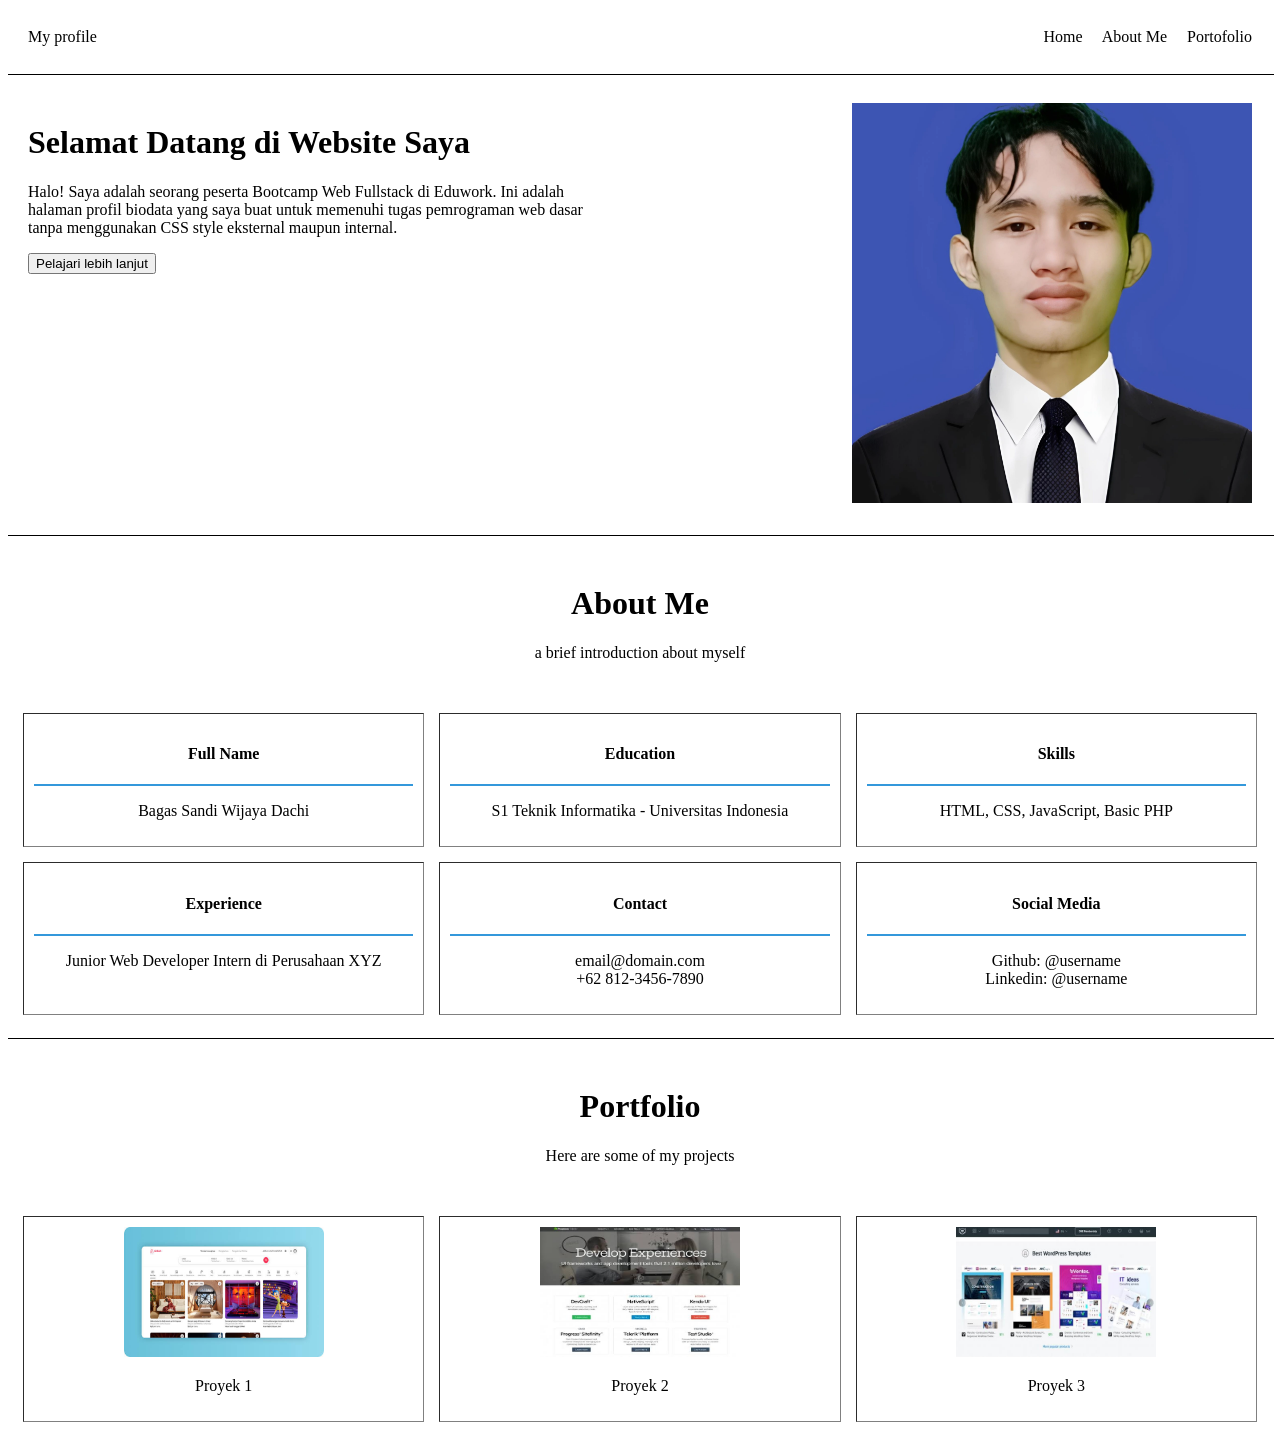
<file: Sesi 1/index.html>
<!doctype html>
<html lang="en">
  <head>
    <meta charset="UTF-8" />
    <meta name="viewport" content="width=device-width, initial-scale=1.0" />
    <title>Tugas Halaman Profil Biodata</title>
  </head>
  <body>
    <table
      width="900"
      align="center"
      border="0"
      cellspacing="0"
      cellpadding="0"
    >
      <tr>
        <!-- Navbar -->
        <table width="100%" border="0" cellspacing="0" cellpadding="20">
          <tr>
            <td align="left">
              <a href="#home" style="text-decoration: none; color: inherit"
                >My profile</a
              >
            </td>
            <td align="right">
              <a href="#home" style="text-decoration: none; color: inherit"
                >Home</a
              >&nbsp;&nbsp;&nbsp;&nbsp;
              <a href="#about" style="text-decoration: none; color: inherit"
                >About Me</a
              >&nbsp;&nbsp;&nbsp;&nbsp;
              <a href="#portfolio" style="text-decoration: none; color: inherit"
                >Portofolio</a
              >
            </td>
          </tr>
        </table>

        <!-- Profile -->
        <hr color="black" size="1" width="100%" />
        <table width="100%" border="0" cellspacing="0" cellpadding="20">
          <tr>
            <td width="50%" align="left" valign="top">
              <h1>Selamat Datang di Website Saya</h1>
              <p>
                Halo! Saya adalah seorang peserta Bootcamp Web Fullstack di
                Eduwork. Ini adalah halaman profil biodata yang saya buat untuk
                memenuhi tugas pemrograman web dasar tanpa menggunakan CSS style
                eksternal maupun internal.
              </p>
              <button>
                <a href="#about" style="text-decoration: none; color: inherit"
                  >Pelajari lebih lanjut</a
                >
              </button>
            </td>
            <td width="50%" align="right" valign="middle">
              <img
                src="Profil.webp"
                alt="Profile Picture"
                width="400"
                alt="Profile Picture"
              />
            </td>
          </tr>
        </table>

        <!-- About Me -->
        <hr color="black" size="1" width="100%" />
        <table width="100%" border="0" cellspacing="0" cellpadding="20">
          <tr id="about">
            <td width="100%" align="center" valign="top">
              <h1>About Me</h1>
              <p>a brief introduction about myself</p>
            </td>
          </tr>
        </table>
        <table
          width="100%"
          border="1"
          frame="void"
          cellspacing="15"
          cellpadding="10"
        >
          <tr>
            <td width="33.33%" align="center" valign="top">
              <h4><b>Full Name</b></h4>
              <hr color="#3498db" size="2" />
              <p>Bagas Sandi Wijaya Dachi</p>
            </td>
            <td width="33.33%" align="center" valign="top">
              <h4><b>Education</b></h4>
              <hr color="#3498db" size="2" />
              <p>S1 Teknik Informatika - Universitas Indonesia</p>
            </td>
            <td width="33.33%" align="center" valign="top">
              <h4><b>Skills</b></h4>
              <hr color="#3498db" size="2" />
              <p>HTML, CSS, JavaScript, Basic PHP</p>
            </td>
          </tr>
          <tr>
            <td width="33.33%" align="center" valign="top">
              <h4><b>Experience</b></h4>
              <hr color="#3498db" size="2" />
              <p>Junior Web Developer Intern di Perusahaan XYZ</p>
            </td>
            <td width="33.33%" align="center" valign="top">
              <h4><b>Contact</b></h4>
              <hr color="#3498db" size="2" />
              <p>email@domain.com<br />+62 812-3456-7890</p>
            </td>
            <td width="33.33%" align="center" valign="top">
              <h4><b>Social Media</b></h4>
              <hr color="#3498db" size="2" />
              <p>Github: @username<br />Linkedin: @username</p>
            </td>
          </tr>
        </table>

        <!-- Portfolio -->
        <hr color="black" size="1" width="100%" />
        <table width="100%" border="0" cellspacing="0" cellpadding="20">
          <tr>
            <td width="100%" align="center" valign="top">
              <h1>Portfolio</h1>
              <p>Here are some of my projects</p>
            </td>
          </tr>
        </table>

        <table
          width="100%"
          border="1"
          frame="void"
          cellspacing="15"
          cellpadding="10"
        >
          <tr id="portfolio">
            <td width="33.33%" align="center" valign="top">
              <img
                src="Project 1.jpg"
                width="200"
                height="130"
                alt="Proyek 1"
              />
              <p>Proyek 1</p>
            </td>
            <td width="33.33%" align="center" valign="top">
              <img
                src="Project 2.jpg"
                width="200"
                height="130"
                alt="Proyek 2"
              />
              <p>Proyek 2</p>
            </td>
            <td width="33.33%" align="center" valign="top">
              <img
                src="Project 3.jpg"
                width="200"
                height="130"
                alt="Proyek 3"
              />
              <p>Proyek 3</p>
            </td>
          </tr>
        </table>
      </tr>
    </table>
  </body>
</html>
</file>
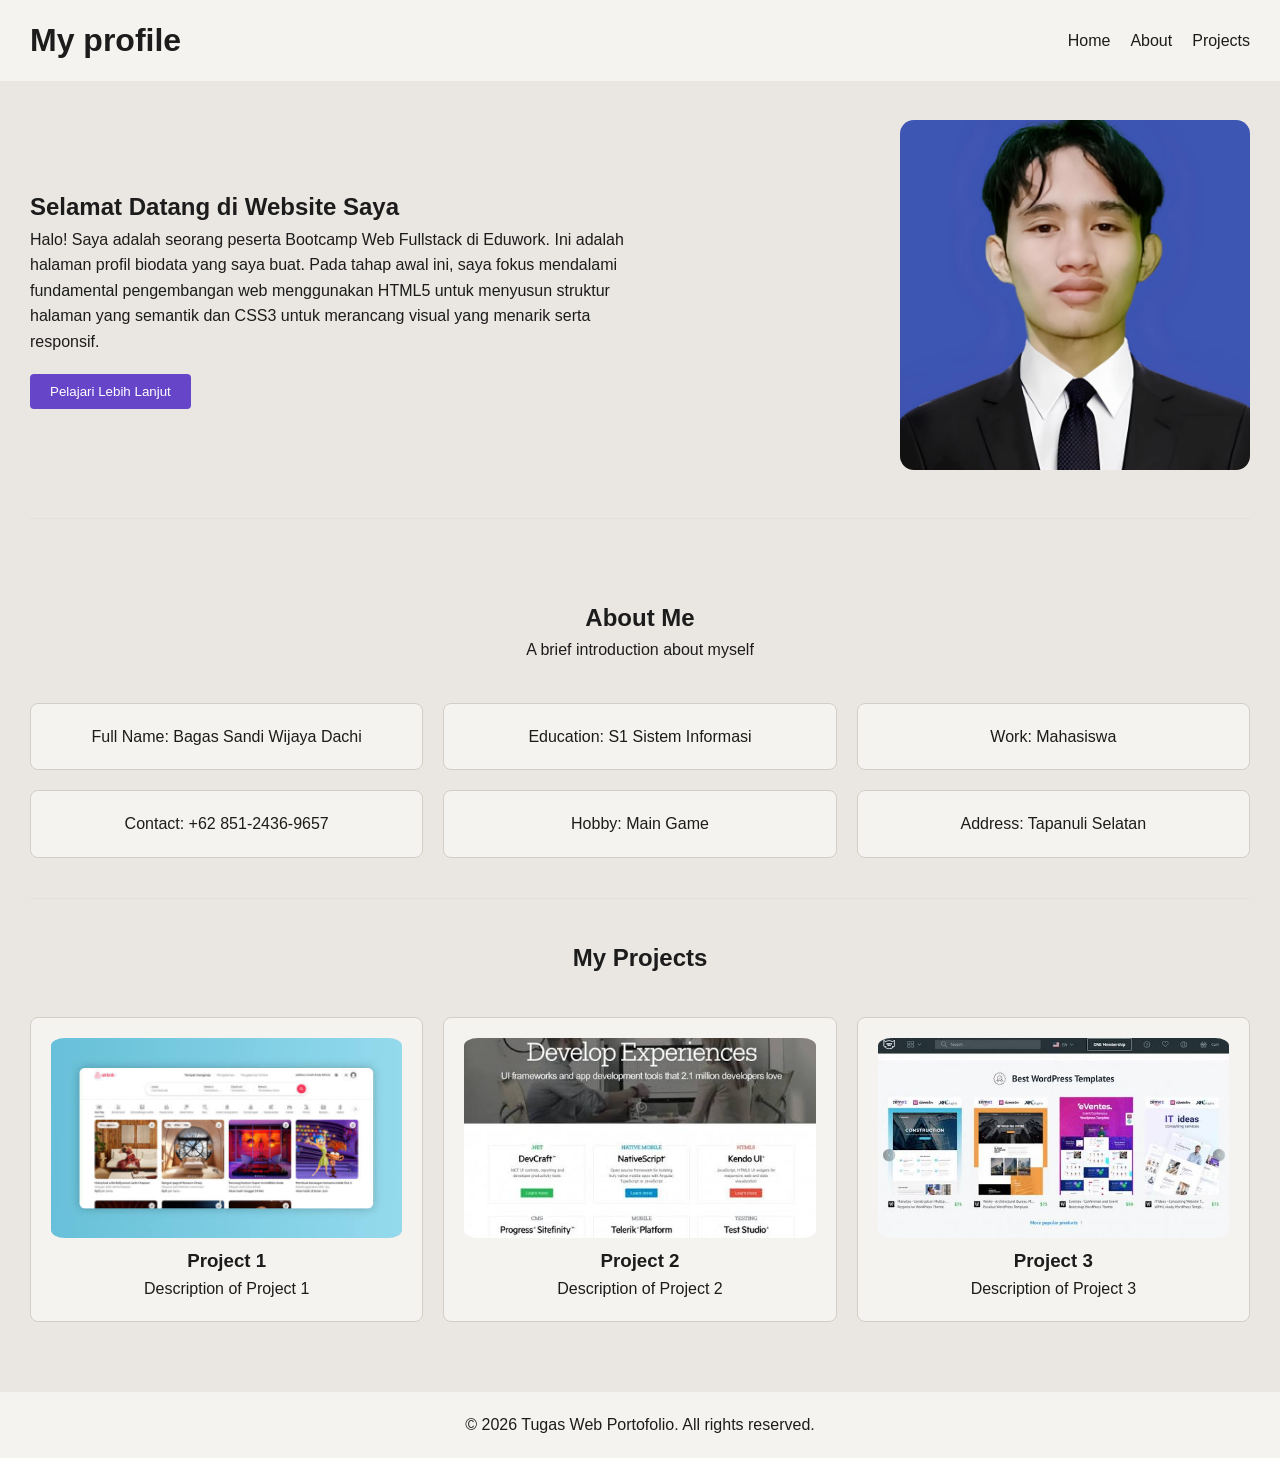
<file: Sesi 2/index.html>
<!doctype html>
<html lang="en">
  <head>
    <meta charset="UTF-8" />
    <meta name="viewport" content="width=device-width, initial-scale=1.0" />
    <title>Tugas Web Portofolio HTML & CSS</title>
    <link rel="stylesheet" href="style.css" />
  </head>
  <body>
    <header>
      <h1><a href="#">My profile</a></h1>
      <nav>
        <ul>
          <li><a href="#profil">Home</a></li>
          <li><a href="#about">About</a></li>
          <li><a href="#projects">Projects</a></li>
        </ul>
      </nav>
    </header>
    <main>
      <!-- Section: Profile -->

      <section class="profil" id="profil">
        <div class="teskProfil">
          <h2>Selamat Datang di Website Saya</h2>
          <p>
            Halo! Saya adalah seorang peserta Bootcamp Web Fullstack di Eduwork.
            Ini adalah halaman profil biodata yang saya buat. Pada tahap awal
            ini, saya fokus mendalami fundamental pengembangan web menggunakan
            HTML5 untuk menyusun struktur halaman yang semantik dan CSS3 untuk
            merancang visual yang menarik serta responsif.
          </p>
          <button class="btn">
            <a href="#about">Pelajari Lebih Lanjut</a>
          </button>
        </div>

        <figure class="fotoProfil">
          <img src="Image/Profil.webp" alt="Foto profil" />
        </figure>
      </section>


      <!-- Section: Personal Information -->
       <hr/>

      <section class="about" id="about">
        <div class="about-me">
          <h2>About Me</h2>
          <p>A brief introduction about myself</p>
        </div>

        <div class="Box">
          <div>
            <p>Full Name: <span>Bagas Sandi Wijaya Dachi</span></p>
          </div>
          <div>
            <p>
              Education:
              <span>S1 Sistem Informasi</span>
            </p>
          </div>
          <div>
            <p>Work: <span>Mahasiswa </span></p>
          </div>
          <div>
            <p>Contact: <span>+62 851-2436-9657</span></p>
          </div>
          <div>
            <p>Hobby: <span>Main Game</span></p>
          </div>
          <div>
            <p>Address: <span>Tapanuli Selatan</span></p>
          </div>
        </div>
      </section>

      <!-- Section: Projects -->
       <hr/>
      <section class="projects" id="projects">
        <div class="projects-header">
          <h2>My Projects</h2>
        </div>

        <div class="project-list">
          <div class="project-item">
            <img src="Image/E-Project 1.jpg" alt="Project 1" />
            <h3>Project 1</h3>
            <p>Description of Project 1</p>
          </div>
          <div class="project-item">
            <img src="Image/E-Project 2.jpg" alt="Project 2" />
            <h3>Project 2</h3>
            <p>Description of Project 2</p>
          </div>
          <div class="project-item">
            <img src="Image/E-Project 3.jpg" alt="Project 3" />
            <h3>Project 3</h3>
            <p>Description of Project 3</p>
          </div>
        </div>
      </section>
    </main>

    <footer>
      <p>&copy; 2026 Tugas Web Portofolio. All rights reserved.</p>
    </footer>
  </body>
</html>
</file>
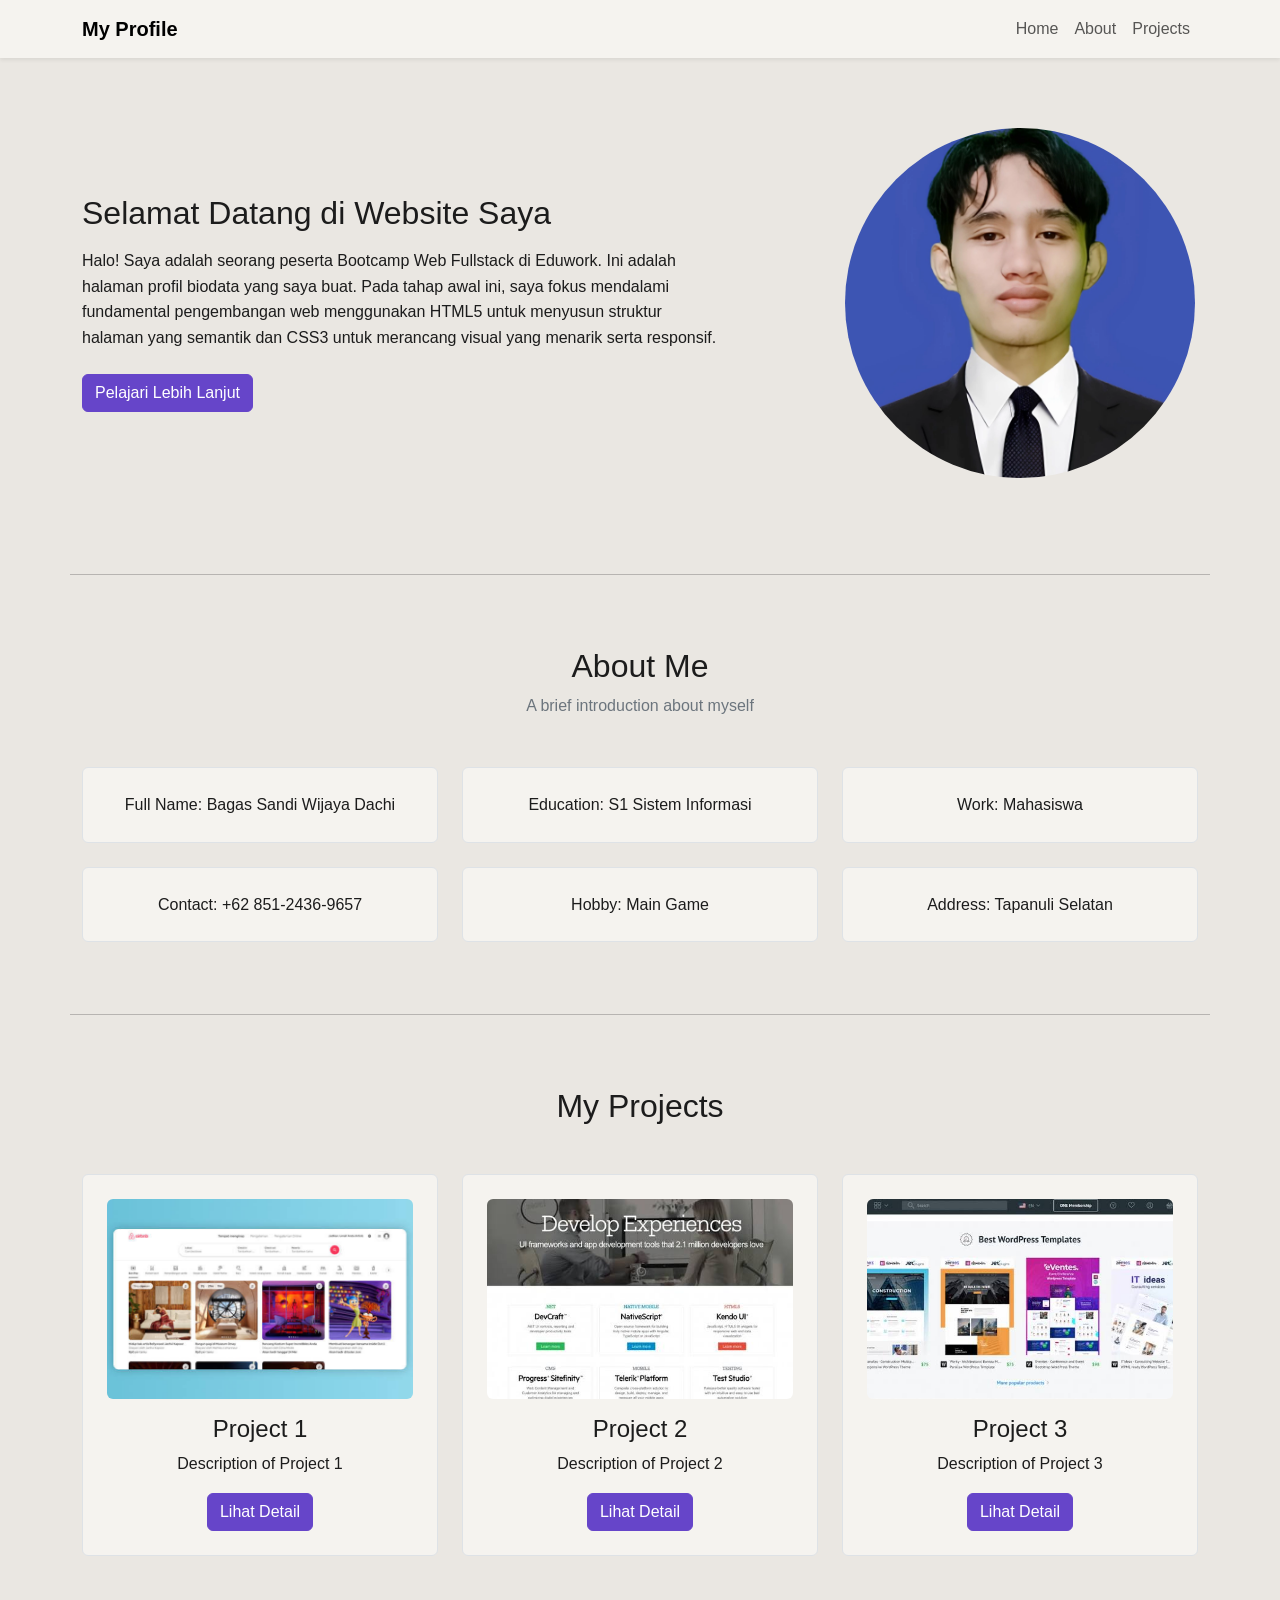
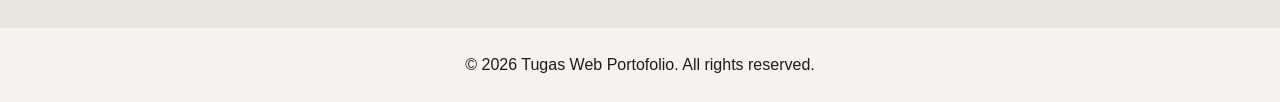
<file: Sesi 3/index.html>
<!doctype html>
<html lang="en">
  <head>
    <meta charset="UTF-8" />
    <meta name="viewport" content="width=device-width, initial-scale=1.0" />

    <title>Tugas Web Portofolio HTML & CSS</title>

    <!-- Bootstrap CSS -->
    <link
      href="https://cdn.jsdelivr.net/npm/bootstrap@5.3.8/dist/css/bootstrap.min.css"
      rel="stylesheet"
    />

    <!-- Custom CSS -->
    <link rel="stylesheet" href="style.css" />
  </head>

  <body>
    <!-- Header -->
    <header class="navbar navbar-expand-md bg-light fixed-top shadow-sm">
      <div class="container">
        <!-- Logo / Brand -->
        <a href="#" class="navbar-brand fw-bold"> My Profile </a>

        <!-- Hamburger -->
        <button
          class="navbar-toggler"
          type="button"
          data-bs-toggle="collapse"
          data-bs-target="#mainNavbar"
          aria-controls="mainNavbar"
          aria-expanded="false"
          aria-label="Toggle navigation"
        >
          <span class="navbar-toggler-icon"></span>
        </button>

        <!-- Navigation -->
        <nav class="collapse navbar-collapse" id="mainNavbar">
          <ul class="navbar-nav ms-auto">
            <li class="nav-item">
              <a href="#profil" class="nav-link">Home</a>
            </li>

            <li class="nav-item">
              <a href="#about" class="nav-link">About</a>
            </li>

            <li class="nav-item">
              <a href="#projects" class="nav-link">Projects</a>
            </li>
          </ul>
        </nav>
      </div>
    </header>

    <main>
      <!-- Section: Profile -->
      <section id="profil" class="container py-5">
        <div class="row align-items-center justify-content-between g-4">
          <!-- Foto Profil -->
          <div class="col-12 col-md-4 text-center order-1 order-md-2">
            <img
              src="Image/Profil.webp"
              alt="Foto profil"
              class="profile-image img-fluid rounded-circle"
            />
          </div>

          <!-- Text -->
          <div
            class="col-12 col-md-7 text-center text-md-start order-2 order-md-1"
          >
            <h2 class="mb-3">Selamat Datang di Website Saya</h2>

            <p class="mb-4">
              Halo! Saya adalah seorang peserta Bootcamp Web Fullstack di
              Eduwork. Ini adalah halaman profil biodata yang saya buat. Pada
              tahap awal ini, saya fokus mendalami fundamental pengembangan web
              menggunakan HTML5 untuk menyusun struktur halaman yang semantik
              dan CSS3 untuk merancang visual yang menarik serta responsif.
            </p>

            <a href="#about" class="btn btn-primary"> Pelajari Lebih Lanjut </a>
          </div>
        </div>
      </section>

      <!-- Section: Personal Information -->
      <hr class="container my-5" />

      <section id="about" class="container py-4">
        <div class="text-center mb-5">
          <h2>About Me</h2>
          <p class="text-secondary">A brief introduction about myself</p>
        </div>

        <div class="row g-4">
          <!-- Full Name -->
          <div class="col-12 col-md-6 col-lg-4">
            <div class="bg-light border rounded p-4 text-center h-100">
              <p class="mb-0">
                Full Name:
                <span>Bagas Sandi Wijaya Dachi</span>
              </p>
            </div>
          </div>

          <!-- Education -->
          <div class="col-12 col-md-6 col-lg-4">
            <div class="bg-light border rounded p-4 text-center h-100">
              <p class="mb-0">
                Education:
                <span>S1 Sistem Informasi</span>
              </p>
            </div>
          </div>

          <!-- Work -->
          <div class="col-12 col-md-6 col-lg-4">
            <div class="bg-light border rounded p-4 text-center h-100">
              <p class="mb-0">
                Work:
                <span>Mahasiswa</span>
              </p>
            </div>
          </div>

          <!-- Contact -->
          <div class="col-12 col-md-6 col-lg-4">
            <div class="bg-light border rounded p-4 text-center h-100">
              <p class="mb-0">
                Contact:
                <span>+62 851-2436-9657</span>
              </p>
            </div>
          </div>

          <!-- Hobby -->
          <div class="col-12 col-md-6 col-lg-4">
            <div class="bg-light border rounded p-4 text-center h-100">
              <p class="mb-0">
                Hobby:
                <span>Main Game</span>
              </p>
            </div>
          </div>

          <!-- Address -->
          <div class="col-12 col-md-6 col-lg-4">
            <div class="bg-light border rounded p-4 text-center h-100">
              <p class="mb-0">
                Address:
                <span>Tapanuli Selatan</span>
              </p>
            </div>
          </div>
        </div>
      </section>

      <!-- Section: Projects -->
      <hr class="container my-5" />

      <section id="projects" class="container py-4">
        <div class="text-center mb-5">
          <h2>My Projects</h2>
        </div>

        <div class="row g-4">
          <!-- Project 1 -->
          <div class="col-12 col-md-6 col-lg-4">
            <div class="bg-light border rounded p-4 text-center h-100">
              <img
                src="Image/E-Project 1.jpg"
                alt="Project 1"
                class="project-item img-fluid rounded"
              />

              <h3 class="fs-4 mt-3">Project 1</h3>

              <p class="mb-3">Description of Project 1</p>

              <button
                type="button"
                class="btn btn-primary"
                data-bs-toggle="modal"
                data-bs-target="#project1Modal"
              >
                Lihat Detail
              </button>
            </div>
          </div>

          <!-- Project 2 -->
          <div class="col-12 col-md-6 col-lg-4">
            <div class="bg-light border rounded p-4 text-center h-100">
              <img
                src="Image/E-Project 2.jpg"
                alt="Project 2"
                class="project-item img-fluid rounded"
              />

              <h3 class="fs-4 mt-3">Project 2</h3>

              <p class="mb-3">Description of Project 2</p>

              <button
                type="button"
                class="btn btn-primary"
                data-bs-toggle="modal"
                data-bs-target="#project2Modal"
              >
                Lihat Detail
              </button>
            </div>
          </div>

          <!-- Project 3 -->
          <div class="col-12 col-md-6 col-lg-4">
            <div class="bg-light border rounded p-4 text-center h-100">
              <img
                src="Image/E-Project 3.jpg"
                alt="Project 3"
                class="project-item img-fluid rounded"
              />

              <h3 class="fs-4 mt-3">Project 3</h3>

              <p class="mb-3">Description of Project 3</p>

              <button
                type="button"
                class="btn btn-primary"
                data-bs-toggle="modal"
                data-bs-target="#project3Modal"
              >
                Lihat Detail
              </button>
            </div>
          </div>
        </div>
      </section>

      <!-- Modal Project 1 -->
      <div
        class="modal fade"
        id="project1Modal"
        tabindex="-1"
        aria-labelledby="project1ModalLabel"
        aria-hidden="true"
      >
        <div class="modal-dialog modal-dialog-centered">
          <div class="modal-content">
            <div class="modal-header">
              <h2 class="modal-title fs-5" id="project1ModalLabel">
                Project 1
              </h2>

              <button
                type="button"
                class="btn-close"
                data-bs-dismiss="modal"
                aria-label="Close"
              ></button>
            </div>

            <div class="modal-body">
              <img
                src="Image/E-Project 1.jpg"
                alt="Project 1"
                class="img-fluid rounded mb-3"
              />

              <p>
                Ini adalah detail dari Project 1. Project ini dibuat menggunakan
                HTML dan CSS.
              </p>
            </div>

            <div class="modal-footer">
              <button
                type="button"
                class="btn btn-secondary"
                data-bs-dismiss="modal"
              >
                Tutup
              </button>
            </div>
          </div>
        </div>
      </div>

      <!-- Modal Project 2 -->
      <div
        class="modal fade"
        id="project2Modal"
        tabindex="-1"
        aria-labelledby="project2ModalLabel"
        aria-hidden="true"
      >
        <div class="modal-dialog modal-dialog-centered">
          <div class="modal-content">
            <div class="modal-header">
              <h2 class="modal-title fs-5" id="project2ModalLabel">
                Project 2
              </h2>

              <button
                type="button"
                class="btn-close"
                data-bs-dismiss="modal"
                aria-label="Close"
              ></button>
            </div>

            <div class="modal-body">
              <img
                src="Image/E-Project 2.jpg"
                alt="Project 2"
                class="img-fluid rounded mb-3"
              />

              <p>
                Ini adalah detail dari Project 2. Project ini dibuat menggunakan
                HTML dan CSS.
              </p>
            </div>

            <div class="modal-footer">
              <button
                type="button"
                class="btn btn-secondary"
                data-bs-dismiss="modal"
              >
                Tutup
              </button>
            </div>
          </div>
        </div>
      </div>

      <!-- Modal Project 3 -->
      <div
        class="modal fade"
        id="project3Modal"
        tabindex="-1"
        aria-labelledby="project3ModalLabel"
        aria-hidden="true"
      >
        <div class="modal-dialog modal-dialog-centered">
          <div class="modal-content">
            <div class="modal-header">
              <h2 class="modal-title fs-5" id="project3ModalLabel">
                Project 3
              </h2>

              <button
                type="button"
                class="btn-close"
                data-bs-dismiss="modal"
                aria-label="Close"
              ></button>
            </div>

            <div class="modal-body">
              <img
                src="Image/E-Project 3.jpg"
                alt="Project 3"
                class="img-fluid rounded mb-3"
              />

              <p>
                Ini adalah detail dari Project 3. Project ini dibuat menggunakan
                HTML dan CSS.
              </p>
            </div>

            <div class="modal-footer">
              <button
                type="button"
                class="btn btn-secondary"
                data-bs-dismiss="modal"
              >
                Tutup
              </button>
            </div>
          </div>
        </div>
      </div>
    </main>

    <!-- Footer -->
    <footer class="bg-light text-center py-4 mt-5">
      <p class="mb-0">&copy; 2026 Tugas Web Portofolio. All rights reserved.</p>
    </footer>

    <!-- Bootstrap JavaScript -->
    <script src="https://cdn.jsdelivr.net/npm/bootstrap@5.3.8/dist/js/bootstrap.bundle.min.js"></script>
  </body>
</html>
</file>
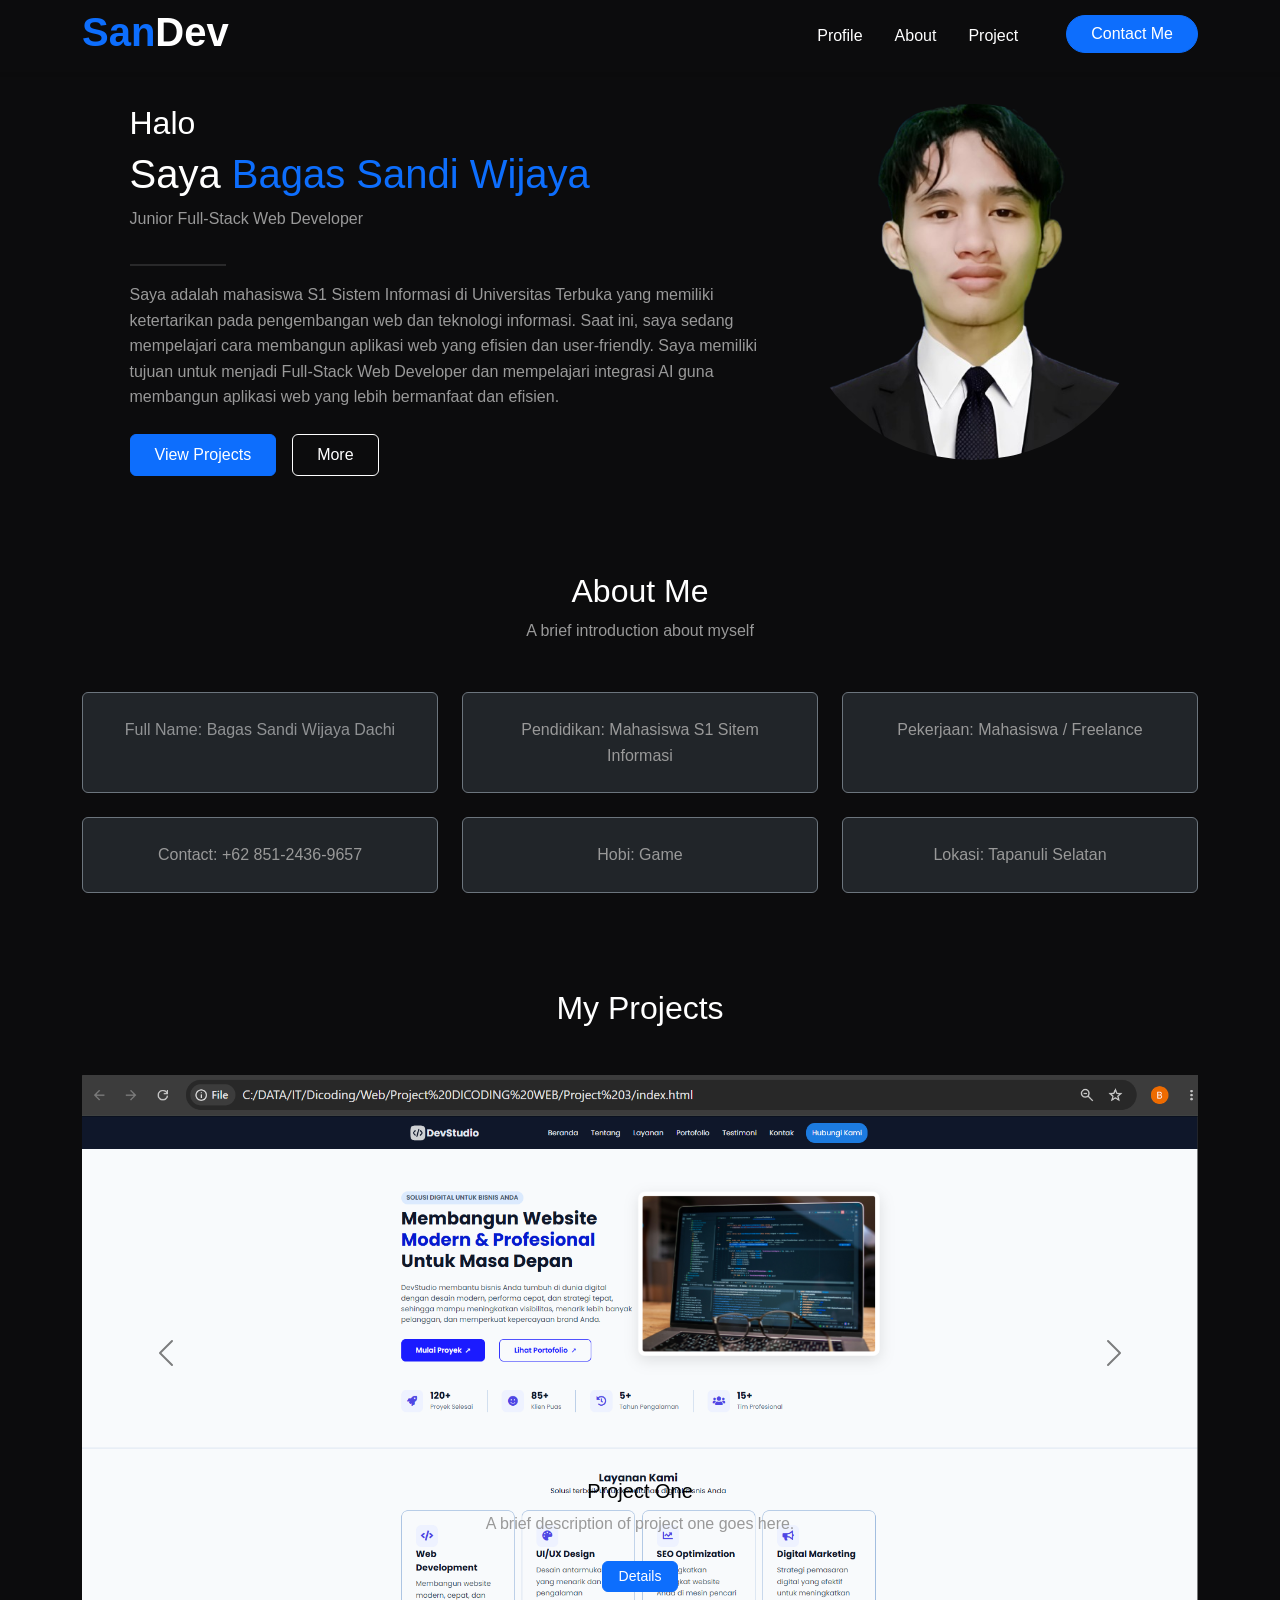
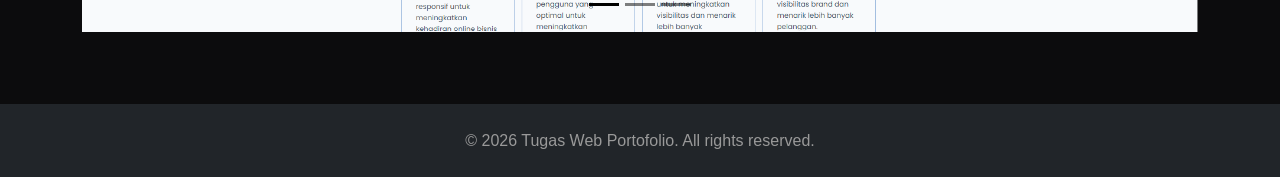
<file: Sesi 4/index.html>
<!doctype html>
<html lang="en">
  <head>
    <meta charset="UTF-8" />
    <meta name="viewport" content="width=device-width, initial-scale=1.0" />

    <title>Tugas Web Portofolio HTML & CSS</title>

    <!-- Bootstrap CSS -->
    <link
      href="https://cdn.jsdelivr.net/npm/bootstrap@5.3.8/dist/css/bootstrap.min.css"
      rel="stylesheet"
    />

    <!-- Custom CSS -->
    <link rel="stylesheet" href="style.css" />
  </head>
  <body>
    <header class="navbar navbar-expand-md navbar-dark fixed-top shadow-sm">
      <div class="container">
        <a href="#" class="h1 fw-bold text-primary"
          >San<span class="text-white fw-bold">Dev</span></a
        >
        <!-- Hamburger -->
        <button
          class="navbar-toggler"
          type="button"
          data-bs-toggle="collapse"
          data-bs-target="#mainNavbar"
          aria-controls="mainNavbar"
          aria-expanded="false"
          aria-label="Toggle navigation"
        >
          <span class="navbar-toggler-icon"></span>
        </button>

        <!-- Navigation -->
        <nav class="collapse navbar-collapse" id="mainNavbar">
          <ul class="navbar-nav ms-auto gap-md-3 gap-lg-3">
            <li class="nav-item">
              <a href="#home" class="nav-link">Profile</a>
            </li>
            <li class="nav-item">
              <a href="#about" class="nav-link">About</a>
            </li>
            <li class="nav-item">
              <a href="#project" class="nav-link">Project</a>
            </li>
            <li class="nav-item mt-2 mt-md-0 ms-md-2">
              <button
                type="button"
                class="btn btn-primary rounded-pill d-inline-block ms-md-3 text-white px-4"
                data-bs-toggle="modal"
                data-bs-target="#contactModal"
              >
                Contact Me
              </button>
            </li>
          </ul>
        </nav>
      </div>
    </header>

    <!-- Main Content -->
    <main>
      <!-- Profile -->
      <section id="home" class="container py-4">
        <div class="row justify-content-center align-item-center g-4">
          <div class="col-12 col-md-7 text-md-start">
            <h2>Halo</h2>
            <h1>Saya <span class="text-primary">Bagas Sandi Wijaya</span></h1>
            <p>Junior Full-Stack Web Developer</p>
            <hr
              style="
                width: 15%;
                background-color: gray;
                height: 2px;
                border: none;
                margin-top: 2rem;
                margin-left: 0;
                margin-right: auto;
              "
            />
            <p>
              Saya adalah mahasiswa S1 Sistem Informasi di Universitas Terbuka
              yang memiliki ketertarikan pada pengembangan web dan teknologi
              informasi. Saat ini, saya sedang mempelajari cara membangun
              aplikasi web yang efisien dan user-friendly. Saya memiliki tujuan
              untuk menjadi Full-Stack Web Developer dan mempelajari integrasi
              AI guna membangun aplikasi web yang lebih bermanfaat dan efisien.
            </p>
            <div class="d-flex gap-3 mt-4">
              <a href="#project" class="btn btn-primary rounded-2 px-4 py-2"
                >View Projects</a
              >
              <a
                href="#about"
                class="btn bg-transparent text-white border border-white rounded-2 px-4 py-2"
                >More</a
              >
            </div>
          </div>
          <div class="col-12 col-md-4">
            <img
              src="Image/Profile.png"
              alt="Foto Profil"
              class="img-fluid rounded-circle"
            />
          </div>
        </div>
      </section>

      <!-- About -->
      <section id="about" class="container py-4 mt-5 mt-md-6 mt-lg-7">
        <div class="text-center mb-5">
          <h2>About Me</h2>
          <p>A brief introduction about myself</p>
        </div>

        <div class="row g-4">
          <!-- Nama -->
          <div class="col-12 col-md-6 col-lg-4">
            <div
              class="border border-secondary rounded p-4 h-100 text-center bg-dark text-white"
            >
              <p class="mb-0 mb-lg-0 mb-md-0 text-white-50">
                Full Name:
                <span>Bagas Sandi Wijaya Dachi</span>
              </p>
            </div>
          </div>
          <!-- Pendidikan -->
          <div class="col-12 col-md-6 col-lg-4">
            <div
              class="border border-secondary rounded p-4 h-100 text-center bg-dark text-white"
            >
              <p class="mb-0 mb-lg-0 mb-md-0">
                Pendidikan:
                <span>Mahasiswa S1 Sitem Informasi</span>
              </p>
            </div>
          </div>
          <!-- Pekerjaan -->
          <div class="col-12 col-md-6 col-lg-4">
            <div
              class="border border-secondary rounded p-4 h-100 text-center bg-dark text-white"
            >
              <p class="mb-0 mb-lg-0 mb-md-0">
                Pekerjaan:
                <span>Mahasiswa / Freelance</span>
              </p>
            </div>
          </div>
          <!-- Contact -->
          <div class="col-12 col-md-6 col-lg-4">
            <div
              class="border border-secondary rounded p-4 h-100 text-center bg-dark text-white"
            >
              <p class="mb-0 mb-lg-0 mb-md-0">
                Contact:
                <span>+62 851-2436-9657</span>
              </p>
            </div>
          </div>
          <!-- Hobi -->
          <div class="col-12 col-md-6 col-lg-4">
            <div
              class="border border-secondary rounded p-4 h-100 text-center bg-dark text-white"
            >
              <p class="mb-0 mb-lg-0 mb-md-0">
                Hobi:
                <span>Game</span>
              </p>
            </div>
          </div>
          <!-- Lokasi -->
          <div class="col-12 col-md-6 col-lg-4">
            <div
              class="border border-secondary rounded p-4 h-100 text-center bg-dark text-white"
            >
              <p class="mb-0 mb-lg-0 mb-md-0">
                Lokasi:
                <span>Tapanuli Selatan</span>
              </p>
            </div>
          </div>
        </div>
      </section>

      <!-- Project Section -->
      <section id="project" class="container py-4 mt-5">
        <div class="text-center mb-5">
          <h2>My Projects</h2>
        </div>

        <div
          id="carouselExampleDark"
          class="carousel carousel-dark slide"
          data-bs-ride="carousel"
        >
          <div class="carousel-indicators">
            <button
              type="button"
              data-bs-target="#carouselExampleDark"
              data-bs-slide-to="0"
              class="active"
              aria-current="true"
              aria-label="Slide 1"
            ></button>
            <button
              type="button"
              data-bs-target="#carouselExampleDark"
              data-bs-slide-to="1"
              aria-label="Slide 2"
            ></button>
            <button
              type="button"
              data-bs-target="#carouselExampleDark"
              data-bs-slide-to="2"
              aria-label="Slide 3"
            ></button>
          </div>

          <div class="carousel-inner">
            <!-- Slide 1 -->
            <div class="carousel-item active" data-bs-interval="10000">
              <img
                src="Image/Project-1.png"
                class="d-block w-100"
                alt="Project 1"
              />
              <div class="carousel-caption d-block">
                <h5>Project One</h5>
                <p class="d-none d-md-block">
                  A brief description of project one goes here.
                </p>
                <!-- Tombol untuk memicu Modal 1 -->
                <button
                  type="button"
                  class="btn btn-primary btn-sm rounded-2 px-3 py-1 mt-2"
                  data-bs-toggle="modal"
                  data-bs-target="#projectModal1"
                >
                  Details
                </button>
              </div>
            </div>

            <!-- Slide 2 -->
            <div class="carousel-item" data-bs-interval="2000">
              <img
                src="Image/Project-2.png"
                class="d-block w-100"
                alt="Project 2"
              />
              <div class="carousel-caption d-block">
                <h5>Project Two</h5>
                <p class="d-none d-md-block">
                  A brief description of project two goes here.
                </p>
                <!-- Tombol untuk memicu Modal 2 -->
                <button
                  type="button"
                  class="btn btn-primary btn-sm rounded-2 px-3 py-1 mt-2"
                  data-bs-toggle="modal"
                  data-bs-target="#projectModal2"
                >
                  Details
                </button>
              </div>
            </div>

            <!-- Slide 3 -->
            <div class="carousel-item">
              <img
                src="Image/Project-3.png"
                class="d-block w-100"
                alt="Project 3"
              />
              <div class="carousel-caption d-block">
                <h5>Project Three</h5>
                <p class="d-none d-md-block">
                  A brief description of project three goes here.
                </p>
                <!-- Tombol untuk memicu Modal 3 -->
                <button
                  type="button"
                  class="btn btn-primary btn-sm rounded-2 px-3 py-1 mt-2"
                  data-bs-toggle="modal"
                  data-bs-target="#projectModal3"
                >
                  Details
                </button>
              </div>
            </div>
          </div>

          <!-- Tombol Navigasi Carousel -->
          <button
            class="carousel-control-prev"
            type="button"
            data-bs-target="#carouselExampleDark"
            data-bs-slide="prev"
          >
            <span class="carousel-control-prev-icon" aria-hidden="true"></span>
            <span class="visually-hidden">Previous</span>
          </button>
          <button
            class="carousel-control-next"
            type="button"
            data-bs-target="#carouselExampleDark"
            data-bs-slide="next"
          >
            <span class="carousel-control-next-icon" aria-hidden="true"></span>
            <span class="visually-hidden">Next</span>
          </button>
        </div>
      </section>
      <!-- Modal Project 1 -->
      <div
        class="modal fade"
        id="projectModal1"
        tabindex="-1"
        aria-labelledby="projectModalLabel1"
        aria-hidden="true"
      >
        <div class="modal-dialog modal-dialog-centered modal-lg">
          <div
            class="modal-content bg-dark text-white border border-secondary rounded-0"
          >
            <div class="modal-header border-bottom border-secondary">
              <h5 class="modal-title" id="projectModalLabel1">
                Project One Details
              </h5>
              <button
                type="button"
                class="btn-close btn-close-white"
                data-bs-dismiss="modal"
                aria-label="Close"
              ></button>
            </div>
            <div class="modal-body">
              <img
                src="Image/Project-1.png"
                class="img-fluid rounded mb-3"
                alt="Project 1 Preview"
              />
              <p>
                <strong>Deskripsi Lengkap:</strong> Proyek ini dibuat
                menggunakan HTML, CSS, dan Flexbox. Bertujuan untuk menampilkan
                portofolio web modern dengan fitur responsif serta navigasi
                interaktif.
              </p>
              <p>
                <strong>Teknologi:</strong> HTML5, CSS3, Flexbox, JavaScript
              </p>
            </div>
            <div class="modal-footer border-top border-secondary">
              <a
                href="https://drive.google.com/file/d/19CCNg_ix3tLyOLZz0qiju2_UGD72gF8l/view?usp=sharing"
                target="_blank"
                class="btn btn-primary rounded-2 btn-sm"
                >View Code</a
              >
              <button
                type="button"
                class="btn btn-secondary rounded-2 btn-sm"
                data-bs-dismiss="modal"
              >
                Close
              </button>
            </div>
          </div>
        </div>
      </div>

      <!-- Modal Project 2 -->
      <div
        class="modal fade"
        id="projectModal2"
        tabindex="-1"
        aria-labelledby="projectModalLabel2"
        aria-hidden="true"
      >
        <div class="modal-dialog modal-dialog-centered modal-lg">
          <div
            class="modal-content bg-dark text-white border border-secondary rounded-0"
          >
            <div class="modal-header border-bottom border-secondary">
              <h5 class="modal-title" id="projectModalLabel2">
                Project Two Details
              </h5>
              <button
                type="button"
                class="btn-close btn-close-white"
                data-bs-dismiss="modal"
                aria-label="Close"
              ></button>
            </div>
            <div class="modal-body">
              <img
                src="Image/Project-2.png"
                class="img-fluid rounded mb-3"
                alt="Project 2 Preview"
              />
              <p>
                <strong>Deskripsi Lengkap:</strong> Ini Adakah Project Web
                Pertama Saya Saat Mengenal HTML, CSS.
              </p>
              <p><strong>Teknologi:</strong> HTML, Custom CSS</p>
            </div>
            <div class="modal-footer border-top border-secondary">
              <a
                href="https://drive.google.com/file/d/1euDldZySCJUvKS7RYv-yUlQM4cb-p2Yu/view?usp=sharing"
                target="_blank"
                class="btn btn-primary rounded-2 btn-sm"
                >View Code</a
              >
              <button
                type="button"
                class="btn btn-secondary rounded-2 btn-sm"
                data-bs-dismiss="modal"
              >
                Close
              </button>
            </div>
          </div>
        </div>
      </div>

      <!-- Modal Project 3 -->
      <div
        class="modal fade"
        id="projectModal3"
        tabindex="-1"
        aria-labelledby="projectModalLabel3"
        aria-hidden="true"
      >
        <div class="modal-dialog modal-dialog-centered modal-lg">
          <div
            class="modal-content bg-dark text-white border border-secondary rounded-0"
          >
            <div class="modal-header border-bottom border-secondary">
              <h5 class="modal-title" id="projectModalLabel3">
                Project Three Details
              </h5>
              <button
                type="button"
                class="btn-close btn-close-white"
                data-bs-dismiss="modal"
                aria-label="Close"
              ></button>
            </div>
            <div class="modal-body">
              <img
                src="Image/Project-3.png"
                class="img-fluid rounded mb-3"
                alt="Project 3 Preview"
              />
              <p>
                <strong>Deskripsi Lengkap:</strong> Ini Adalah Web Kedua Setelah
                Belajar HTML, CSS, Bootstrap.
              </p>
              <p>
                <strong>Teknologi:</strong> HTML, CSS, JavaScript, Bootstrap5
              </p>
            </div>
            <div class="modal-footer border-top border-secondary">
              <a
                href="#"
                target="_blank"
                class="btn btn-primary rounded-2 btn-sm"
                >View Code</a
              >
              <button
                type="button"
                class="btn btn-secondary rounded-2 btn-sm"
                data-bs-dismiss="modal"
              >
                Close
              </button>
            </div>
          </div>
        </div>
      </div>
    </main>
    <footer class="bg-dark text-center py-4 mt-5">
      <p class="mb-0">&copy; 2026 Tugas Web Portofolio. All rights reserved.</p>
    </footer>
    <!-- Modal Contact Me -->
    <div
      class="modal fade"
      id="contactModal"
      tabindex="-1"
      aria-labelledby="contactModalLabel"
      aria-hidden="true"
    >
      <div class="modal-dialog modal-dialog-centered">
        <div class="modal-content">
          <!-- Modal Header -->
          <div class="modal-header">
            <h5 class="modal-title fw-bold" id="contactModalLabel">
              Hubungi Saya
            </h5>
            <button
              type="button"
              class="btn-close"
              data-bs-dismiss="modal"
              aria-label="Close"
            ></button>
          </div>

          <!-- Modal Body (Form) -->
          <div class="modal-body">
            <form id="contactForm">
              <div class="mb-3">
                <label for="contactEmail" class="form-label"
                  >Alamat Email</label
                >
                <input
                  type="email"
                  class="form-field form-control"
                  id="contactEmail"
                  placeholder="nama@email.com"
                  required
                />
              </div>

              <div class="mb-3">
                <label for="contactPhone" class="form-label"
                  >Nomor Handphone / WhatsApp</label
                >
                <input
                  type="tel"
                  class="form-control"
                  id="contactPhone"
                  placeholder="08123456789"
                  required
                />
              </div>

              <div class="mb-3">
                <label for="contactMessage" class="form-label">Pesan</label>
                <textarea
                  class="form-control"
                  id="contactMessage"
                  rows="4"
                  placeholder="Tuliskan pesan Anda di sini..."
                  required
                ></textarea>
              </div>

              <div class="d-grid mt-4">
                <button type="submit" class="btn btn-primary rounded-pill">
                  Kirim Pesan
                </button>
              </div>
            </form>
          </div>
        </div>
      </div>
    </div>
    <!-- Bootstrap JavaScript -->
    <script src="https://cdn.jsdelivr.net/npm/bootstrap@5.3.8/dist/js/bootstrap.bundle.min.js"></script>
  </body>
</html>
</file>
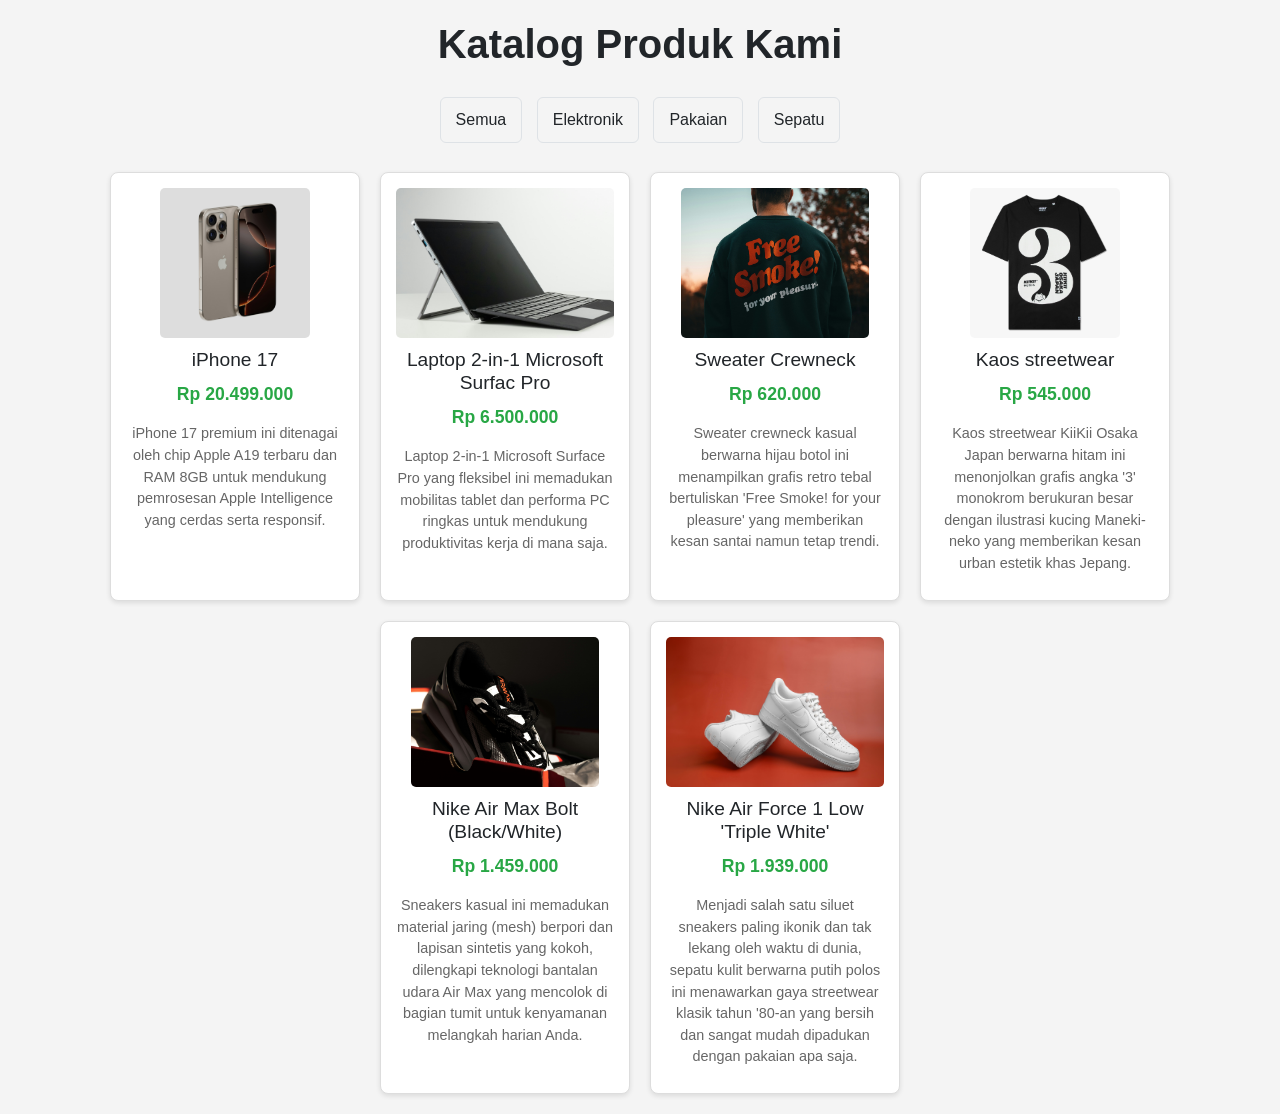
<file: Sesi 5/index.html>
<!doctype html>
<html lang="en">
  <head>
    <meta charset="UTF-8" />
    <meta name="viewport" content="width=device-width, initial-scale=1.0" />
    <title>Daftar Produk E-Commerce</title>
    <link
      href="https://cdn.jsdelivr.net/npm/bootstrap@5.3.8/dist/css/bootstrap.min.css"
      rel="stylesheet"
    />
    <link rel="stylesheet" href="style.css" />
  </head>
  <body>
    <h1 class="text-center fw-bold">Katalog Produk Kami</h1>

    <div class="text-center my-4 my-md-4 my-lg-4">
      <button
        class="btn bg-transparent border rounded-2 btn-custom"
        onclick="filterProduk('semua')"
      >
        Semua
      </button>
      <button
        class="btn bg-transparent border rounded-2 btn-custom"
        onclick="filterProduk('Elektronik')"
      >
        Elektronik
      </button>
      <button
        class="btn bg-transparent border rounded-2 btn-custom"
        onclick="filterProduk('Pakaian')"
      >
        Pakaian
      </button>
      <button
        class="btn bg-transparent border rounded-2 btn-custom"
        onclick="filterProduk('Sepatu')"
      >
        Sepatu
      </button>
    </div>

    <div id="product-list" class="product-container"></div>
    <!-- Menghubungkan ke JS -->
    <script src="https://cdn.jsdelivr.net/npm/bootstrap@5.3.8/dist/js/bootstrap.bundle.min.js"></script>
    <script src="script.js"></script>
  </body>
</html>
</file>
<file: Sesi 2/style.css>
* {
  margin: 0;
  padding: 0;
  box-sizing: border-box;
}

body {
  background-color: #eae7e2;
  color: #1c1c1c;
  font-family: "Inter", sans-serif;
  line-height: 1.6;
}

header {
  background-color: #f5f3ef;
  padding: 15px 30px;
  display: flex;
  justify-content: space-between;
  align-items: center;
  position: fixed;
  top: 0;
  left: 0;
  width: 100%;
  z-index: 1000;
}

header h1 a {
  text-decoration: none;
  color: #1c1c1c;
}

nav ul {
  list-style: none;
  display: flex;
  align-items: center;
  gap: 20px;
}

nav ul li a {
  text-decoration: none;
  color: #1c1c1c;
}

main {
  padding: 30px;
  padding-top: 120px;
}

.profil {
  display: flex;
  align-items: center;
  justify-content: space-between;
  gap: 40px;
}
img {
  width: 350px;
  height: 350px;
  border-radius: 4%;
  object-fit: cover;
}

.teskProfil {
  max-width: 600px;
}

.btn {
  margin-top: 20px;
  background-color: #6645c9;
  display: inline-block;
  padding: 10px 20px;
  border: none;
  border-radius: 4px;
  transition: 0.3s;
}

.btn a {
  color: #fff;
  text-decoration: none;
  border-radius: 4px;
}

.btn:hover {
  background-color: #5a3db8;
  transform: translateY(-2px);
}

hr {
  border: none;
  height: 1px;
  background-color: #e0e0e0; /* Warna abu-abu halus */
  margin: 40px 0; /* Jarak atas dan bawah garis */
}

.about-me {
  display: grid;
  place-items: center;
  padding: 40px;
}

.Box {
  display: grid;
  grid-template-columns: repeat(3, 1fr);
  gap: 20px;
}

.Box div {
  background-color: #f5f3ef;
  border: 1px solid #d2cec7;
  padding: 20px;
  border-radius: 8px;
  text-align: center;
}

.projects-header {
  text-align: center;
  margin-bottom: 40px;
}

.project-list {
  display: grid;
  grid-template-columns: repeat(3, 1fr);
  gap: 20px;
}

.project-item {
  background-color: #f5f3ef;
  border: 1px solid #d2cec7;
  padding: 20px;
  border-radius: 8px;
  text-align: center;
}

.project-item img {
  width: 100%;
  height: 200px;
  border-radius: 4%;
  object-fit: cover;
}

footer {
  background-color: #f5f3ef;
  padding: 20px;
  text-align: center;
  margin-top: 40px;
}

@media (max-width: 768px) {
  main {
    padding: 15px;
    padding-top: 100px;
  }
  .profil {
    display: grid;

    grid-template-columns: 1fr;
    gap: 20px;
    text-align: center;
  }

  .fotoProfil {
    margin: 0 auto;
    order: -1;
  }

  img {
    width: 200px;
    height: 200px;
    border-radius: 50%;
  }
  .Box {
    grid-template-columns: repeat(2, 1fr);
  }

  .project-list {
    grid-template-columns: 1fr;
    gap: 20px;
  }
}

@media (max-width: 480px) {
  .Box {
    grid-template-columns: 1fr;
  }

  header {
    padding: 15px 15px;
    position: static;
  }

  nav ul {
    gap: 10px;
  }
}
</file>
<file: Sesi 3/style.css>
* {
  box-sizing: border-box;
}

body {
  background-color: #eae7e2;
  color: #1c1c1c;
  font-family: "Inter", sans-serif;
  line-height: 1.6;
  padding-top: 80px;
}

header {
  background-color: #f5f3ef !important;
}

header a:hover {
  color: #6645c9 !important;
}

section {
  scroll-margin-top: 90px;
}

.btn-primary {
  background-color: #6645c9;
  border-color: #6645c9;
}

.btn-primary:hover {
  background-color: #5a3db8;
  border-color: #5a3db8;
  transform: translateY(-2px);
}

.btn {
  transition: 0.3s;
}

.bg-light {
  background-color: #f5f3ef !important;
}

.project-item img {
  object-fit: cover;
}

.profile-image {
  width: 350px;
  height: 350px;
  object-fit: cover;
}

.project-item{
  width: 100%;
  height: 200px;
  border-radius: 4%;
  object-fit: cover;
}
</file>
<file: Sesi 4/style.css>
* {
  box-sizing: border-box;
}
body {
  background-color: #0c0c0d;
  color: #ffffff;
  font-family: poppins, sans-serif;
  line-height: 1.6;
  padding-top: 80px;
}

a {
  color: #ffffff;
  text-decoration: none;
  list-style: none;
}

p {
  color: #999999;
  font-size: 1rem;
  line-height: 1.6;
}
.navbar-nav .nav-link {
  color: #ffffff !important;
}

.navbar-nav .nav-link:hover {
  color: #b57edc !important;
}
.navbar {
  background-color: #0c0c0d;
}
/* Di Bantu AI */
.navbar-toggler-icon {
  background-image: url("data:image/svg+xml,%3csvg xmlns='http://www.w3.org/2000/svg' viewBox='0 0 30 30'%3e%3cpath stroke='%23b57edc' stroke-linecap='round' stroke-miterlimit='10' stroke-width='2' d='M4 7h22M4 15h22M4 23h22'/%3e%3c/svg%3e");
}
.navbar-toggler {
  border: none !important;
  outline: none !important; /* Menghilangkan garis fokus bawaan browser */
}
.navbar-toggler:focus,
.navbar-toggler:active {
  box-shadow: none !important;
}

/* Memastikan tombol Contact Me memiliki latar belakang lavender yang solid dan tidak transparan */
.navbar-nav .btn-primary.nav-link {
  background-color: #b57edc !important;
  border-color: #b57edc !important;
  color: #ffffff !important;
}

Efek saat kursor diarahkan ke tombol
.navbar-nav .btn-primary.nav-link:hover {
  background-color: #9f65c9 !important;
  border-color: #9f65c9 !important;
  color: #ffffff !important;
}
/*  */
</file>
<file: Sesi 5/style.css>
* {
  box-sizing: border-box;
}

body {
  font-family: Arial, sans-serif;
  margin: 20px;
  background-color: #f4f4f4;
}
.btn-custom {
  padding: 10px 15px;
  margin: 5px;
  transition: transform 0.3s ease-in-out;
}
.btn-custom:hover {
  transform: translate(0, -2px);
  background: #00ffbf35 !important;
}
.btn-custom:active {
  background: #01162c;
}
.product-container {
  display: flex;
  flex-wrap: wrap;
  gap: 20px;
  justify-content: center;
}
.product-card {
  background: white;
  border: 1px solid #ddd;
  border-radius: 8px;
  padding: 15px;
  width: 250px;
  box-shadow: 0 2px 5px rgba(0, 0, 0, 0.1);
  text-align: center;
}
.product-card img {
  max-width: 100%;
  height: 150px;
  object-fit: cover;
  border-radius: 5px;
}
.product-card h3 {
  margin: 10px 0;
  font-size: 1.2rem;
}
.price {
  color: #28a745;
  font-weight: bold;
  font-size: 1.1rem;
}
.desc {
  font-size: 0.9rem;
  color: #666;
  margin: 10px 0;
}
</file>
